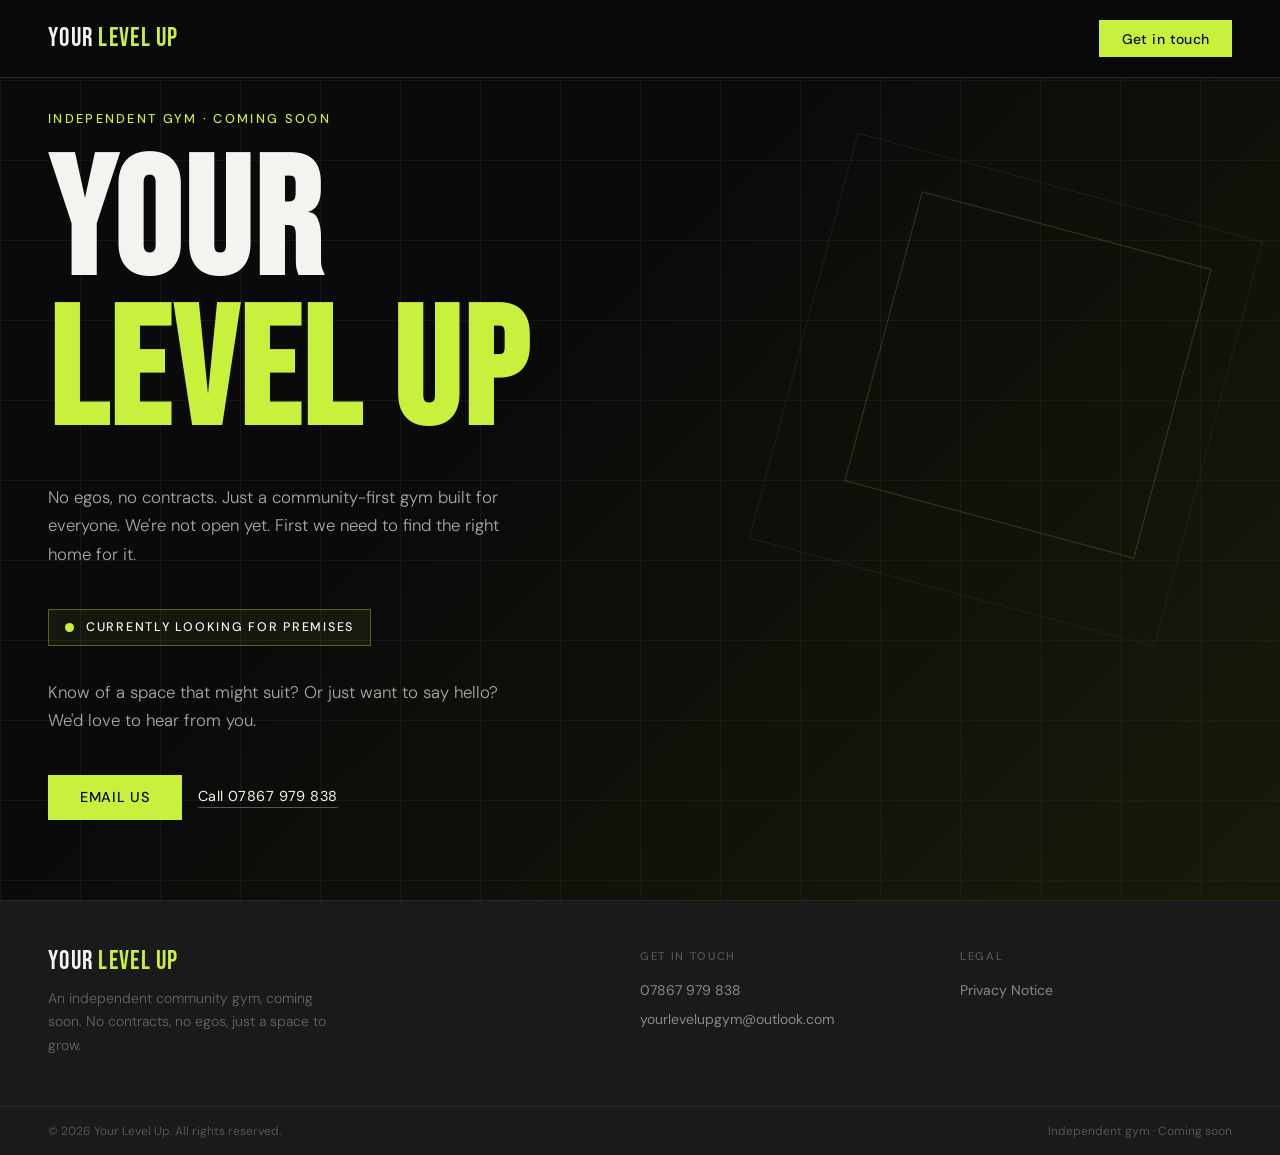
<file: index.html>
<!DOCTYPE html>
<html lang="en-GB">
<head>
<meta charset="UTF-8">
<meta name="viewport" content="width=device-width, initial-scale=1.0">
<title>Your Level Up – Independent Gym, Coming Soon</title>
<meta name="description" content="Your Level Up is an independent, community-first gym in the making. We're currently looking for the right premises. Get in touch if you can help.">
<meta name="theme-color" content="#0a0a0a">
<link rel="stylesheet" href="style.css">
<link href="https://fonts.googleapis.com/css2?family=Bebas+Neue&family=DM+Sans:ital,wght@0,300;0,400;0,500;1,300&display=swap" rel="stylesheet">
<style>
.status {
  position: relative;
  align-self: flex-start;
  display: inline-flex;
  align-items: center;
  gap: 0.75rem;
  margin-bottom: 2rem;
  padding: 0.6rem 1rem;
  border: 1px solid rgba(200,240,60,0.35);
  background: rgba(200,240,60,0.06);
  font-size: 0.78rem;
  font-weight: 500;
  letter-spacing: 0.14em;
  text-transform: uppercase;
  color: var(--white);
}
.status-dot {
  flex-shrink: 0;
  width: 0.55rem;
  height: 0.55rem;
  border-radius: 50%;
  background: var(--lime);
  animation: ylu-pulse 2s infinite;
}
@keyframes ylu-pulse {
  0%   { box-shadow: 0 0 0 0 rgba(200,240,60,0.6); }
  70%  { box-shadow: 0 0 0 0.6rem rgba(200,240,60,0); }
  100% { box-shadow: 0 0 0 0 rgba(200,240,60,0); }
}
@media (prefers-reduced-motion: reduce) {
  .status-dot { animation: none; }
}
@media (max-width: 600px) {
  .status { font-size: 0.7rem; letter-spacing: 0.1em; }
}
</style>
</head>
<body>

<!-- NAV -->
<nav>
  <a href="/" class="nav-logo">YOUR <span>LEVEL UP</span></a>
  <a href="#contact" class="nav-cta">Get in touch</a>
</nav>

<!-- HOLDING PAGE -->
<main class="hero">
  <div class="hero-bg"></div>
  <div class="hero-grid"></div>
  <div class="hero-accent"></div>
  <div class="hero-accent2"></div>
  <div class="hero-tag">Independent Gym · Coming Soon</div>
  <h1>YOUR<span class="line2">LEVEL UP</span></h1>
  <p class="hero-sub">No egos, no contracts. Just a community-first gym built for everyone. We're not open yet. First we need to find the right home for it.</p>
  <div class="status"><span class="status-dot" aria-hidden="true"></span>Currently looking for premises</div>
  <p class="hero-sub">Know of a space that might suit? Or just want to say hello? We'd love to hear from you.</p>
  <div class="hero-btns">
    <a href="mailto:yourlevelupgym@outlook.com" class="btn-primary">Email us</a>
    <a href="tel:07867979838" class="btn-ghost">Call 07867 979 838</a>
  </div>
</main>

<!-- FOOTER -->
<footer id="contact">
  <div class="footer-inner">
    <div class="footer-brand">
      <a href="/" class="nav-logo">YOUR <span>LEVEL UP</span></a>
      <p>An independent community gym, coming soon. No contracts, no egos, just a space to grow.</p>
    </div>
    <div class="footer-col">
      <h4>Get in Touch</h4>
      <ul>
        <li><a href="tel:07867979838">07867 979 838</a></li>
        <li><a href="mailto:yourlevelupgym@outlook.com">yourlevelupgym@outlook.com</a></li>
      </ul>
    </div>
    <div class="footer-col">
      <h4>Legal</h4>
      <ul>
        <li><a href="privacy.html">Privacy Notice</a></li>
      </ul>
    </div>
  </div>
  <div class="footer-bottom">
    <p>© 2026 Your Level Up. All rights reserved.</p>
    <p>Independent gym · Coming soon</p>
  </div>
</footer>

</body>
</html>
</file>
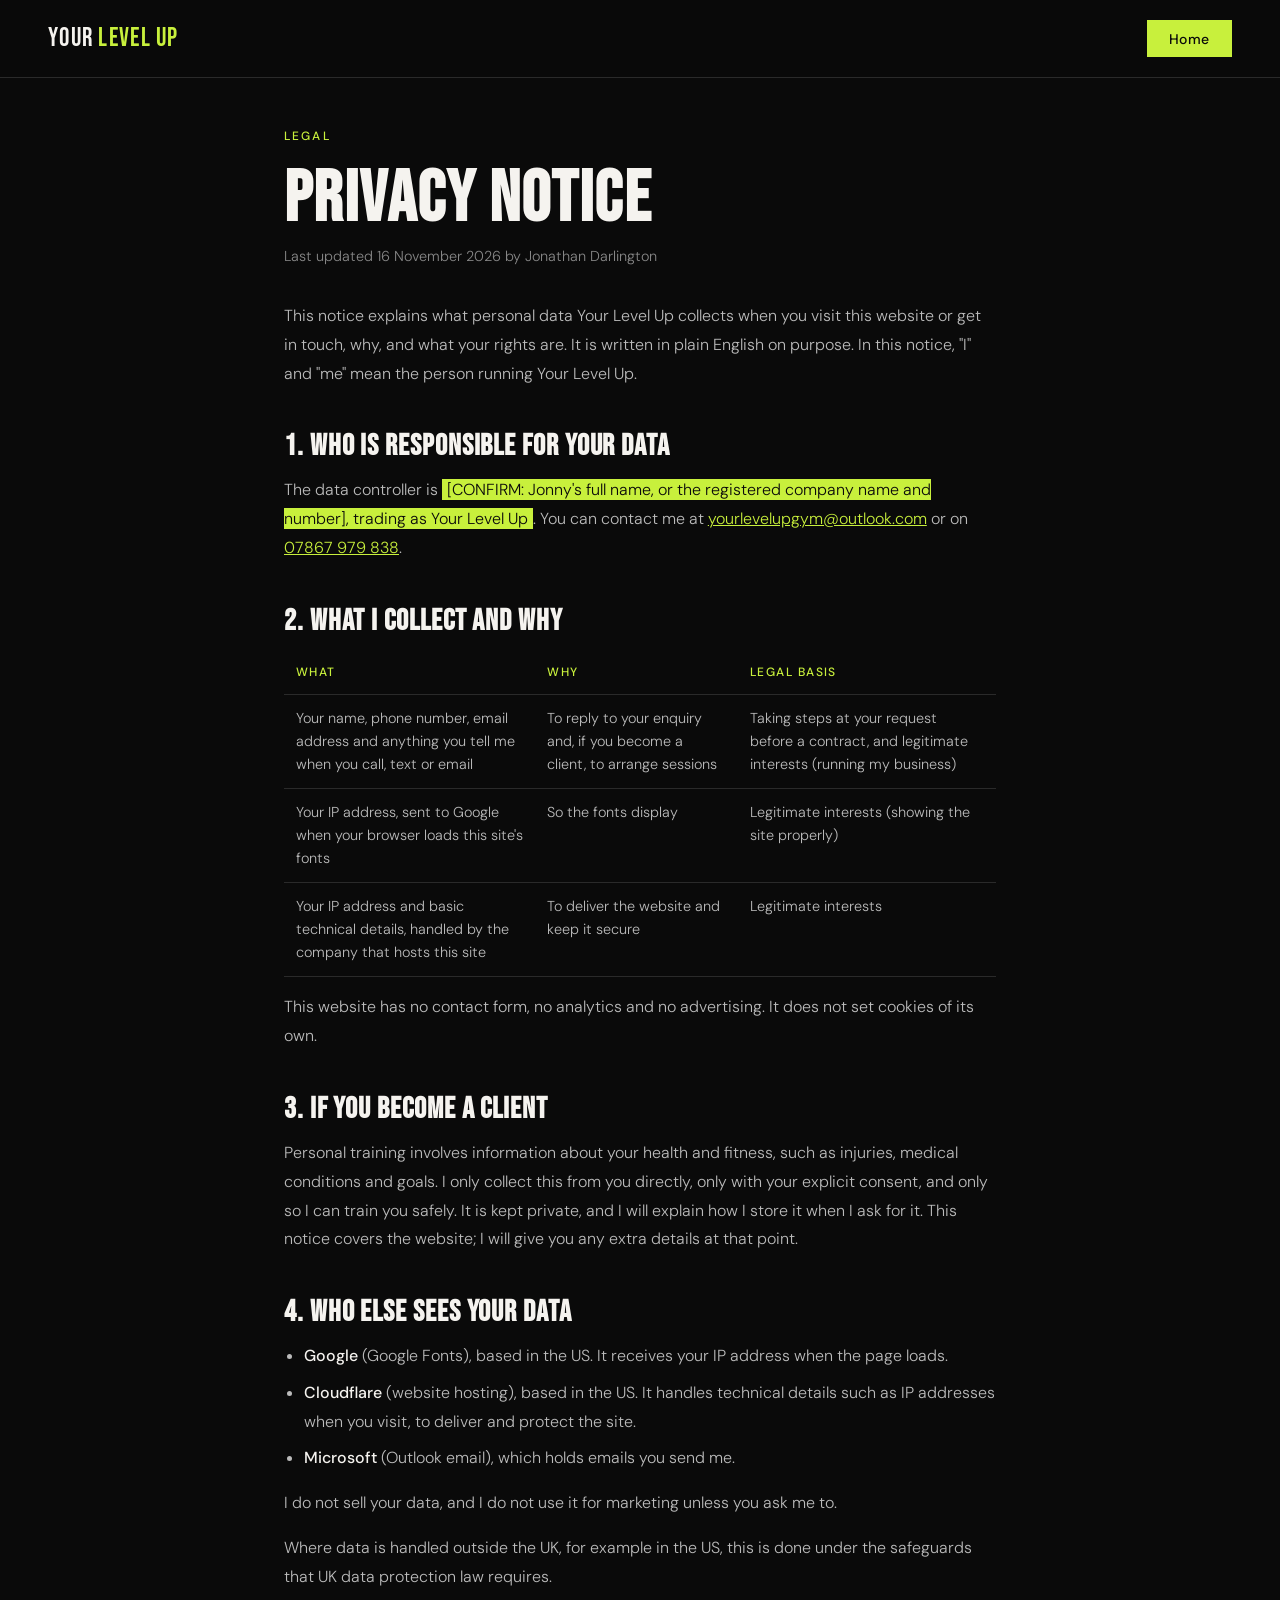
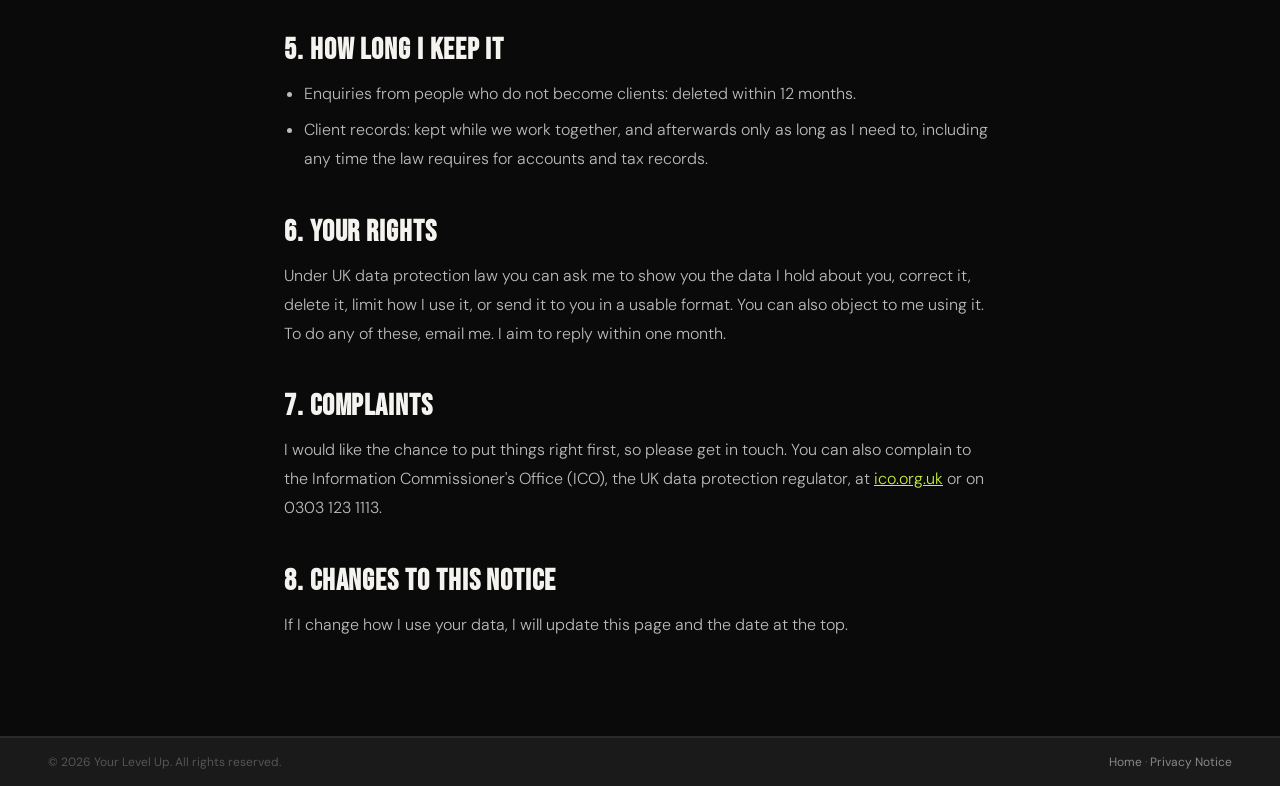
<file: privacy.html>
<!DOCTYPE html>
<html lang="en-GB">
<head>
<meta charset="UTF-8">
<meta name="viewport" content="width=device-width, initial-scale=1.0">
<title>Privacy Notice – Your Level Up</title>
<meta name="description" content="How Your Level Up handles your personal data.">
<link rel="stylesheet" href="style.css">
<link href="https://fonts.googleapis.com/css2?family=Bebas+Neue&family=DM+Sans:ital,wght@0,300;0,400;0,500;1,300&display=swap" rel="stylesheet">
</head>
<body>

<nav>
  <a href="index.html" class="nav-logo">YOUR <span>LEVEL UP</span></a>
  <a href="index.html" class="nav-cta">Home</a>
</nav>

<main class="prose">
  <div class="section-tag">Legal</div>
  <h1>Privacy Notice</h1>
  <p class="meta">Last updated 16 November 2026 by Jonathan Darlington</p>

  <p>This notice explains what personal data Your Level Up collects when you visit this website or get in touch, why, and what your rights are. It is written in plain English on purpose. In this notice, "I" and "me" mean the person running Your Level Up.</p>

  <h2>1. Who is responsible for your data</h2>
  <p>The data controller is <span class="todo">[CONFIRM: Jonny's full name, or the registered company name and number], trading as Your Level Up</span>. You can contact me at <a href="mailto:yourlevelupgym@outlook.com">yourlevelupgym@outlook.com</a> or on <a href="tel:07867979838">07867 979 838</a>.</p>

  <h2>2. What I collect and why</h2>
  <div class="tw">
  <table class="tbl">
    <thead><tr><th>What</th><th>Why</th><th>Legal basis</th></tr></thead>
    <tbody>
      <tr><td>Your name, phone number, email address and anything you tell me when you call, text or email</td><td>To reply to your enquiry and, if you become a client, to arrange sessions</td><td>Taking steps at your request before a contract, and legitimate interests (running my business)</td></tr>
      <tr><td>Your IP address, sent to Google when your browser loads this site's fonts</td><td>So the fonts display</td><td>Legitimate interests (showing the site properly)</td></tr>
      <tr><td>Your IP address and basic technical details, handled by the company that hosts this site</td><td>To deliver the website and keep it secure</td><td>Legitimate interests</td></tr>
    </tbody>
  </table>
  </div>
  <p>This website has no contact form, no analytics and no advertising. It does not set cookies of its own.</p>

  <h2>3. If you become a client</h2>
  <p>Personal training involves information about your health and fitness, such as injuries, medical conditions and goals. I only collect this from you directly, only with your explicit consent, and only so I can train you safely. It is kept private, and I will explain how I store it when I ask for it. This notice covers the website; I will give you any extra details at that point.</p>

  <h2>4. Who else sees your data</h2>
  <ul>
    <li><strong>Google</strong> (Google Fonts), based in the US. It receives your IP address when the page loads.</li>
    <li><strong>Cloudflare</strong> (website hosting), based in the US. It handles technical details such as IP addresses when you visit, to deliver and protect the site.</li>
    <li><strong>Microsoft</strong> (Outlook email), which holds emails you send me.</li>
  </ul>
  <p>I do not sell your data, and I do not use it for marketing unless you ask me to.</p>
  <p>Where data is handled outside the UK, for example in the US, this is done under the safeguards that UK data protection law requires.</p>

  <h2>5. How long I keep it</h2>
  <ul>
    <li>Enquiries from people who do not become clients: deleted within 12 months.</li>
    <li>Client records: kept while we work together, and afterwards only as long as I need to, including any time the law requires for accounts and tax records.</li>
  </ul>

  <h2>6. Your rights</h2>
  <p>Under UK data protection law you can ask me to show you the data I hold about you, correct it, delete it, limit how I use it, or send it to you in a usable format. You can also object to me using it. To do any of these, email me. I aim to reply within one month.</p>

  <h2>7. Complaints</h2>
  <p>I would like the chance to put things right first, so please get in touch. You can also complain to the Information Commissioner's Office (ICO), the UK data protection regulator, at <a href="https://ico.org.uk/make-a-complaint/" target="_blank" rel="noopener noreferrer">ico.org.uk</a> or on 0303 123 1113.</p>

  <h2>8. Changes to this notice</h2>
  <p>If I change how I use your data, I will update this page and the date at the top.</p>
</main>

<footer>
  <div class="footer-bottom">
    <p>© 2026 Your Level Up. All rights reserved.</p>
    <p><a href="index.html">Home</a> · <a href="privacy.html">Privacy Notice</a></p>
  </div>
</footer>

</body>
</html>
</file>
<file: style.css>
/* =============================================
   YOUR LEVEL UP — Main Stylesheet
   ============================================= */

*, *::before, *::after {
  margin: 0;
  padding: 0;
  box-sizing: border-box;
}

:root {
  --black: #0a0a0a;
  --white: #f5f3ef;
  --lime: #c8f03c;
  --mid: #1a1a1a;
  --border: #2a2a2a;
}

html { scroll-behavior: smooth; }

body {
  font-family: 'DM Sans', sans-serif;
  background: var(--black);
  color: var(--white);
  overflow-x: hidden;
}

/* =============================================
   MOBILE MENU OVERLAY
   ============================================= */

.mobile-menu {
  display: none;
  position: fixed;
  top: 0;
  left: 0;
  width: 100vw;
  height: 100vh;
  background: #0a0a0a;
  z-index: 999;
  flex-direction: column;
  align-items: center;
  justify-content: center;
  gap: 2rem;
}

.mobile-menu.open {
  display: flex;
}

.mobile-menu a {
  font-family: 'Bebas Neue', sans-serif;
  font-size: 2.5rem;
  color: #aaa;
  text-decoration: none;
  letter-spacing: 0.08em;
  transition: color 0.2s;
}

.mobile-menu a:hover {
  color: var(--white);
}

.mobile-menu-cta {
  background: var(--lime);
  color: var(--black) !important;
  padding: 0.6rem 2rem;
  font-size: 1.8rem !important;
  margin-top: 0.5rem;
}

/* =============================================
   NAVIGATION
   ============================================= */

nav {
  position: fixed;
  top: 0;
  left: 0;
  right: 0;
  z-index: 1000;
  display: flex;
  align-items: center;
  justify-content: space-between;
  padding: 1.25rem 3rem;
  background: rgba(10,10,10,0.95);
  backdrop-filter: blur(8px);
  border-bottom: 1px solid var(--border);
}

.nav-logo {
  font-family: 'Bebas Neue', sans-serif;
  font-size: 1.6rem;
  letter-spacing: 0.05em;
  color: var(--white);
  text-decoration: none;
  line-height: 1;
}

.nav-logo span { color: var(--lime); }

.nav-links {
  display: flex;
  gap: 2rem;
  list-style: none;
}

.nav-links a {
  color: #aaa;
  text-decoration: none;
  font-size: 0.875rem;
  font-weight: 400;
  letter-spacing: 0.03em;
  transition: color 0.2s;
}

.nav-links a:hover { color: var(--white); }

.nav-cta {
  background: var(--lime);
  color: var(--black);
  font-size: 0.875rem;
  font-weight: 500;
  padding: 0.6rem 1.4rem;
  text-decoration: none;
  letter-spacing: 0.03em;
  transition: opacity 0.2s;
}

.nav-cta:hover { opacity: 0.85; }

.nav-hamburger {
  display: none;
  flex-direction: column;
  gap: 5px;
  background: none;
  border: none;
  cursor: pointer;
  padding: 4px;
  z-index: 1001;
  position: relative;
}

.nav-hamburger span {
  display: block;
  width: 24px;
  height: 2px;
  background: var(--white);
  transition: transform 0.3s, opacity 0.3s;
}

.nav-hamburger.active span:nth-child(1) { transform: translateY(7px) rotate(45deg); }
.nav-hamburger.active span:nth-child(2) { opacity: 0; }
.nav-hamburger.active span:nth-child(3) { transform: translateY(-7px) rotate(-45deg); }

/* =============================================
   HERO
   ============================================= */

.hero {
  min-height: 100vh;
  display: flex;
  flex-direction: column;
  justify-content: flex-end;
  padding: 80px 3rem 5rem;
  position: relative;
  overflow: hidden;
  background: var(--black);
}

.hero-bg {
  position: absolute;
  inset: 0;
  background: linear-gradient(135deg, #0a0a0a 40%, #1a1a0a 100%);
}

.hero-grid {
  position: absolute;
  inset: 0;
  background-image:
    linear-gradient(var(--border) 1px, transparent 1px),
    linear-gradient(90deg, var(--border) 1px, transparent 1px);
  background-size: 80px 80px;
  opacity: 0.4;
}

.hero-accent {
  position: absolute;
  top: 20%; right: 5%;
  width: 420px; height: 420px;
  border: 1px solid #2a2a2a;
  transform: rotate(15deg);
  opacity: 0.6;
}

.hero-accent2 {
  position: absolute;
  top: 25%; right: 8%;
  width: 300px; height: 300px;
  border: 1px solid var(--lime);
  transform: rotate(15deg);
  opacity: 0.2;
}

.hero-tag {
  position: relative;
  font-size: 0.8rem;
  letter-spacing: 0.18em;
  color: var(--lime);
  text-transform: uppercase;
  margin-bottom: 1.5rem;
  font-weight: 500;
}

.hero h1 {
  position: relative;
  font-family: 'Bebas Neue', sans-serif;
  font-size: clamp(5rem, 13vw, 12rem);
  line-height: 0.9;
  letter-spacing: 0.02em;
  margin-bottom: 2rem;
}

.hero h1 .line2 { color: var(--lime); display: block; }

.hero-sub {
  position: relative;
  max-width: 480px;
  font-size: 1.05rem;
  color: #aaa;
  line-height: 1.7;
  margin-bottom: 2.5rem;
  font-weight: 300;
}

.hero-btns {
  position: relative;
  display: flex;
  gap: 1rem;
  align-items: center;
}

.hero-scroll {
  position: absolute;
  bottom: 2rem; right: 3rem;
  writing-mode: vertical-rl;
  font-size: 0.7rem;
  letter-spacing: 0.15em;
  color: #555;
  text-transform: uppercase;
}

/* =============================================
   BUTTONS
   ============================================= */

.btn-primary {
  background: var(--lime);
  color: var(--black);
  font-size: 0.9rem;
  font-weight: 500;
  padding: 0.85rem 2rem;
  text-decoration: none;
  letter-spacing: 0.05em;
  text-transform: uppercase;
  transition: opacity 0.2s;
  display: inline-block;
}

.btn-primary:hover { opacity: 0.85; }

.btn-ghost {
  color: var(--white);
  font-size: 0.9rem;
  font-weight: 400;
  text-decoration: none;
  border-bottom: 1px solid #555;
  padding-bottom: 2px;
  letter-spacing: 0.03em;
  transition: border-color 0.2s;
}

.btn-ghost:hover { border-color: var(--white); }

/* =============================================
   STATS STRIP
   ============================================= */

.stats {
  display: grid;
  grid-template-columns: repeat(4, 1fr);
  border-top: 1px solid var(--border);
  border-bottom: 1px solid var(--border);
  background: var(--mid);
}

.stat {
  padding: 2rem;
  border-right: 1px solid var(--border);
  text-align: center;
}

.stat:last-child { border-right: none; }

.stat-num {
  font-family: 'Bebas Neue', sans-serif;
  font-size: 3rem;
  color: var(--lime);
  line-height: 1;
}

.stat-label {
  font-size: 0.8rem;
  color: #888;
  letter-spacing: 0.1em;
  text-transform: uppercase;
  margin-top: 0.25rem;
}

/* =============================================
   ABOUT
   ============================================= */

.about {
  display: grid;
  grid-template-columns: 1fr 1fr;
  min-height: 60vh;
  background: var(--black);
}

.about-text {
  padding: 6rem 4rem;
  display: flex;
  flex-direction: column;
  justify-content: center;
  border-right: 1px solid var(--border);
}

.section-tag {
  font-size: 0.75rem;
  letter-spacing: 0.18em;
  color: var(--lime);
  text-transform: uppercase;
  margin-bottom: 1.25rem;
  font-weight: 500;
}

.section-tag.center { text-align: center; }

.about-text h2 {
  font-family: 'Bebas Neue', sans-serif;
  font-size: 4rem;
  line-height: 1;
  margin-bottom: 1.5rem;
  letter-spacing: 0.02em;
}

.about-text p {
  font-size: 1rem;
  color: #aaa;
  line-height: 1.8;
  font-weight: 300;
  max-width: 420px;
}

.about-visual {
  background: var(--mid);
  display: flex;
  align-items: center;
  justify-content: center;
  position: relative;
  overflow: hidden;
}

.about-visual-inner {
  width: 280px; height: 280px;
  border: 1px solid var(--border);
  transform: rotate(8deg);
  display: flex;
  align-items: center;
  justify-content: center;
  position: relative;
}

.about-visual-inner::before {
  content: '';
  position: absolute;
  inset: 16px;
  border: 1px solid var(--lime);
  opacity: 0.4;
}

.about-icon-text {
  font-family: 'Bebas Neue', sans-serif;
  font-size: 6rem;
  color: var(--lime);
  opacity: 0.15;
  letter-spacing: 0.05em;
  transform: rotate(-8deg);
}

/* =============================================
   SERVICES
   ============================================= */

.services {
  padding: 6rem 3rem;
  background: var(--mid);
}

.services-header {
  display: flex;
  align-items: flex-end;
  justify-content: space-between;
  margin-bottom: 3.5rem;
  border-bottom: 1px solid var(--border);
  padding-bottom: 1.5rem;
}

.services-header h2 {
  font-family: 'Bebas Neue', sans-serif;
  font-size: 3.5rem;
  letter-spacing: 0.02em;
  line-height: 1;
}

.services-grid {
  display: grid;
  grid-template-columns: repeat(3, 1fr);
  gap: 1px;
  background: var(--border);
}

.service-card {
  background: var(--mid);
  padding: 2.5rem;
  transition: background 0.3s;
}

.service-card:hover { background: #222; }

.service-num {
  font-family: 'Bebas Neue', sans-serif;
  font-size: 4rem;
  color: var(--border);
  line-height: 1;
  margin-bottom: 1rem;
}

.service-card h3 {
  font-family: 'Bebas Neue', sans-serif;
  font-size: 1.8rem;
  letter-spacing: 0.03em;
  margin-bottom: 0.75rem;
  color: var(--white);
}

.service-card p {
  font-size: 0.875rem;
  color: #888;
  line-height: 1.7;
  font-weight: 300;
}

.service-tag {
  display: inline-block;
  background: rgba(200,240,60,0.1);
  color: var(--lime);
  font-size: 0.7rem;
  letter-spacing: 0.12em;
  text-transform: uppercase;
  padding: 0.3rem 0.75rem;
  margin-top: 1.25rem;
}

/* =============================================
   PRICING
   ============================================= */

.pricing {
  padding: 6rem 3rem;
  background: var(--black);
}

.pricing-header {
  text-align: center;
  margin-bottom: 4rem;
}

.pricing-header h2 {
  font-family: 'Bebas Neue', sans-serif;
  font-size: 4rem;
  letter-spacing: 0.02em;
  margin-bottom: 0.75rem;
}

.pricing-header p {
  color: #888;
  font-size: 1rem;
  font-weight: 300;
}

.pricing-grid {
  display: grid;
  grid-template-columns: repeat(3, 1fr);
  gap: 1px;
  background: var(--border);
  max-width: 900px;
  margin: 0 auto;
}

.price-card {
  background: var(--black);
  padding: 2.5rem;
  text-align: center;
  transition: background 0.3s;
  position: relative;
}

.price-card.featured { background: var(--lime); }
.price-card.featured * { color: var(--black) !important; }
.price-card:not(.featured):hover { background: #111; }

.price-label {
  font-size: 0.7rem;
  letter-spacing: 0.18em;
  text-transform: uppercase;
  color: #888;
  margin-bottom: 0.75rem;
  font-weight: 500;
}

.price-featured-badge {
  position: absolute;
  top: -1px;
  left: 50%;
  transform: translateX(-50%);
  background: var(--black);
  color: var(--lime);
  font-size: 0.65rem;
  letter-spacing: 0.12em;
  text-transform: uppercase;
  padding: 0.3rem 0.9rem;
  white-space: nowrap;
}

.price-amount {
  font-family: 'Bebas Neue', sans-serif;
  font-size: 4.5rem;
  line-height: 1;
  margin-bottom: 0.25rem;
}

.price-pence { font-size: 1.5rem; }

.price-period {
  font-size: 0.8rem;
  color: #888;
  margin-bottom: 1.75rem;
}

.price-features {
  list-style: none;
  margin-bottom: 2rem;
  text-align: left;
}

.price-features li {
  font-size: 0.875rem;
  color: #aaa;
  padding: 0.5rem 0;
  border-bottom: 1px solid var(--border);
  font-weight: 300;
  display: flex;
  align-items: center;
  gap: 0.5rem;
}

.price-features li::before {
  content: '✓';
  color: var(--lime);
  font-size: 0.75rem;
  flex-shrink: 0;
}

.price-card.featured .price-features li { border-bottom-color: rgba(0,0,0,0.1); }
.price-card.featured .price-features li::before { color: var(--black); }

.price-btn {
  display: block;
  width: 100%;
  padding: 0.85rem;
  font-size: 0.8rem;
  letter-spacing: 0.1em;
  text-transform: uppercase;
  font-weight: 500;
  cursor: pointer;
  border: none;
  transition: opacity 0.2s;
  text-decoration: none;
  text-align: center;
}

.price-btn-outline {
  background: transparent;
  border: 1px solid var(--border) !important;
  color: var(--white);
}

.price-btn-outline:hover { background: var(--mid); }

.price-btn-dark {
  background: var(--black);
  color: var(--lime) !important;
}

.price-btn-dark:hover {
  opacity: 0.85;
  color: var(--lime) !important;
}

/* =============================================
   TESTIMONIALS
   ============================================= */

.testimonials {
  padding: 6rem 3rem;
  background: var(--mid);
  border-top: 1px solid var(--border);
}

.testimonials h2 {
  font-family: 'Bebas Neue', sans-serif;
  font-size: 3.5rem;
  letter-spacing: 0.02em;
  margin-bottom: 3rem;
  text-align: center;
}

.testimonials-grid {
  display: grid;
  grid-template-columns: repeat(3, 1fr);
  gap: 1px;
  background: var(--border);
}

.testimonial {
  background: var(--mid);
  padding: 2.5rem;
}

.testimonial-quote {
  font-size: 0.95rem;
  color: #ccc;
  line-height: 1.8;
  font-weight: 300;
  font-style: italic;
  margin-bottom: 1.5rem;
}

.testimonial-author {
  font-size: 0.8rem;
  letter-spacing: 0.08em;
  text-transform: uppercase;
  color: var(--lime);
  font-weight: 500;
}

.stars {
  color: var(--lime);
  font-size: 0.85rem;
  margin-bottom: 0.75rem;
  letter-spacing: 2px;
}

/* =============================================
   OPENING HOURS
   ============================================= */

.hours {
  padding: 5rem 3rem;
  background: var(--black);
  border-top: 1px solid var(--border);
  display: grid;
  grid-template-columns: 1fr 1fr;
  gap: 4rem;
  align-items: center;
}

.hours-content h2 {
  font-family: 'Bebas Neue', sans-serif;
  font-size: 3.5rem;
  letter-spacing: 0.02em;
  margin-bottom: 1rem;
  line-height: 1;
}

.hours-content p {
  color: #888;
  font-size: 0.95rem;
  line-height: 1.7;
  font-weight: 300;
  max-width: 380px;
  margin-bottom: 2rem;
}

.hours-row {
  display: flex;
  justify-content: space-between;
  padding: 1rem 0;
  border-bottom: 1px solid var(--border);
  font-size: 0.9rem;
}

.hours-row:last-child { border-bottom: none; }
.hours-day { color: #aaa; font-weight: 300; }
.hours-time { color: var(--white); font-weight: 500; }
.hours-time.highlight { color: var(--lime); }

/* =============================================
   FOOTER
   ============================================= */

footer {
  background: var(--mid);
  border-top: 1px solid var(--border);
}

.footer-inner {
  display: grid;
  grid-template-columns: 2fr 1fr 1fr;
  gap: 3rem;
  padding: 3rem;
}

.footer-brand p {
  font-size: 0.875rem;
  color: #666;
  line-height: 1.7;
  font-weight: 300;
  max-width: 280px;
  margin-top: 0.75rem;
}

.footer-col h4 {
  font-size: 0.7rem;
  letter-spacing: 0.15em;
  text-transform: uppercase;
  color: #555;
  margin-bottom: 1rem;
  font-weight: 500;
}

.footer-col ul { list-style: none; }
.footer-col li { margin-bottom: 0.5rem; }

.footer-col a {
  color: #888;
  font-size: 0.875rem;
  text-decoration: none;
  transition: color 0.2s;
}

.footer-col a:hover { color: var(--white); }

.footer-bottom {
  background: var(--mid);
  border-top: 1px solid var(--border);
  padding: 1rem 3rem;
  display: flex;
  justify-content: space-between;
  align-items: center;
}

.footer-bottom p { font-size: 0.75rem; color: #555; }
.footer-bottom a { color: #888; text-decoration: none; }
.footer-bottom a:hover { color: var(--white); }

/* =============================================
   PRIVACY / TEXT PAGES
   ============================================= */

.prose {
  max-width: 760px;
  margin: 0 auto;
  padding: 8rem 1.5rem 5rem;
}

.prose h1 {
  font-family: 'Bebas Neue', sans-serif;
  font-size: clamp(3rem, 8vw, 4.5rem);
  letter-spacing: 0.02em;
  line-height: 1;
  margin-bottom: 0.5rem;
}

.prose h2 {
  font-family: 'Bebas Neue', sans-serif;
  font-size: 1.9rem;
  letter-spacing: 0.03em;
  margin: 2.5rem 0 0.75rem;
}

.prose p, .prose li {
  color: #bbb;
  font-weight: 300;
  line-height: 1.8;
  font-size: 1rem;
}

.prose p { margin-bottom: 1rem; }
.prose ul { padding-left: 1.25rem; margin-bottom: 1rem; }
.prose li { margin-bottom: 0.5rem; }
.prose strong { color: var(--white); font-weight: 500; }
.prose a { color: var(--lime); }
.prose .meta { color: #888; font-size: 0.9rem; margin-bottom: 2rem; }

.tw { overflow-x: auto; margin-bottom: 1rem; }

.tbl {
  width: 100%;
  min-width: 560px;
  border-collapse: collapse;
  font-size: 0.9rem;
}

.tbl th, .tbl td {
  text-align: left;
  vertical-align: top;
  padding: 0.75rem;
  border-bottom: 1px solid var(--border);
  color: #bbb;
  font-weight: 300;
  line-height: 1.6;
}

.tbl th { color: var(--lime); font-weight: 500; font-size: 0.75rem; letter-spacing: 0.12em; text-transform: uppercase; }

.todo { background: var(--lime); color: var(--black); padding: 0 0.3rem; }

/* =============================================
   RESPONSIVE — TABLET (max 900px)
   ============================================= */

@media (max-width: 900px) {

  nav { padding: 1rem 1.5rem; }

  .nav-links { display: none; }
  .nav-cta-desktop { display: none; }
  .nav-hamburger { display: flex; }

  .hero { padding: 80px 1.5rem 4rem; }

  .stats { grid-template-columns: repeat(2, 1fr); }
  .stat:nth-child(2) { border-right: none; }
  .stat:nth-child(3) { border-top: 1px solid var(--border); }
  .stat:nth-child(4) { border-top: 1px solid var(--border); border-right: none; }

  .about { grid-template-columns: 1fr; min-height: auto; }
  .about-text { padding: 4rem 1.5rem; border-right: none; border-bottom: 1px solid var(--border); }
  .about-visual { min-height: 280px; }

  .services { padding: 4rem 1.5rem; }
  .services-header { flex-direction: column; align-items: flex-start; gap: 1rem; }
  .services-grid { grid-template-columns: repeat(2, 1fr); }

  .pricing { padding: 4rem 1.5rem; }
  .pricing-grid { grid-template-columns: 1fr; max-width: 420px; }
  .price-card.featured { order: -1; }

  .testimonials { padding: 4rem 1.5rem; }
  .testimonials-grid { grid-template-columns: 1fr; }

  .hours { grid-template-columns: 1fr; padding: 4rem 1.5rem; gap: 2.5rem; }

  .footer-inner { grid-template-columns: 1fr 1fr; gap: 2rem; padding: 2rem 1.5rem; }
  .footer-brand { grid-column: 1 / -1; }
  .footer-bottom { padding: 1rem 1.5rem; flex-direction: column; gap: 0.5rem; text-align: center; }
}

/* =============================================
   RESPONSIVE — MOBILE (max 600px)
   ============================================= */

@media (max-width: 600px) {

  .nav-logo { font-size: 1.35rem; white-space: nowrap; }
  .nav-cta { white-space: nowrap; padding: 0.5rem 1rem; }

  .hero { padding: 80px 1.25rem 3.5rem; }
  .hero h1 { font-size: clamp(3.5rem, 22vw, 6rem); }
  .hero-sub { font-size: 0.9rem; }
  .hero-btns { flex-direction: column; align-items: flex-start; gap: 1.25rem; }
  .hero-scroll { display: none; }

  .stat { padding: 1.5rem 1rem; }
  .stat-num { font-size: 2.25rem; }

  .about-text { padding: 3rem 1.25rem; }
  .about-text h2 { font-size: 3rem; }

  .services { padding: 3rem 1.25rem; }
  .services-header h2 { font-size: 2.75rem; }
  .services-grid { grid-template-columns: 1fr; }
  .service-card { padding: 2rem 1.25rem; }

  .pricing { padding: 3rem 1.25rem; }
  .pricing-header h2 { font-size: 3rem; }
  .pricing-grid { max-width: 100%; }
  .price-card { padding: 2rem 1.25rem; }

  .testimonials { padding: 3rem 1.25rem; }
  .testimonials h2 { font-size: 2.75rem; }
  .testimonial { padding: 2rem 1.25rem; }

  .hours { padding: 3rem 1.25rem; }
  .hours-content h2 { font-size: 2.75rem; }

  .footer-inner { grid-template-columns: 1fr; padding: 2rem 1.25rem; }
  .footer-bottom { padding: 1rem 1.25rem; }
}
</file>
